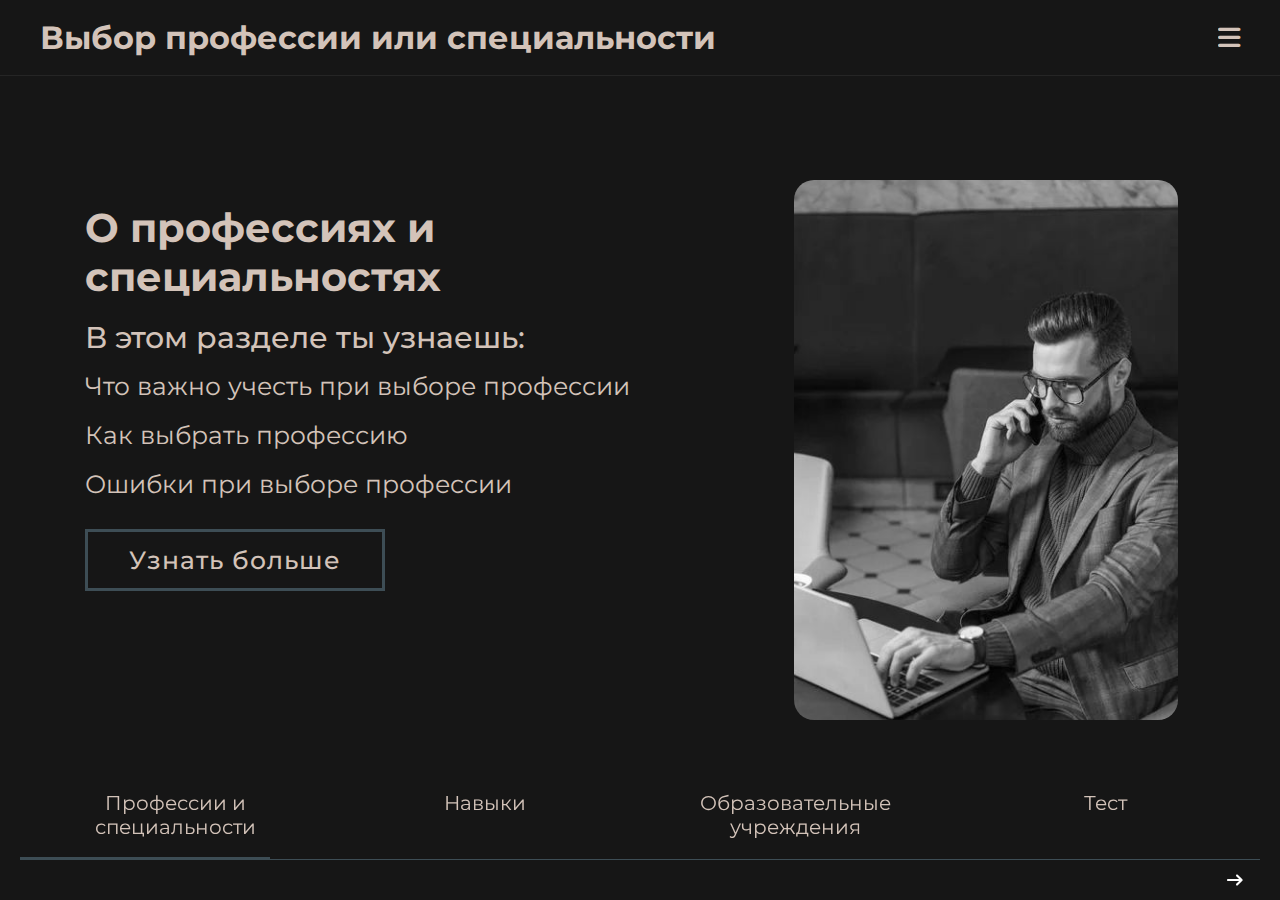
<file: index.html>
<!DOCTYPE html>
<html lang="en">
	<head>
		<meta charset="UTF-8" />
		<meta name="viewport" content="width=device-width, initial-scale=1.0" />
		<link rel="stylesheet" href="css/style.css" />
		<link rel="stylesheet" href="css/media.css" />
		<link rel="preconnect" href="https://fonts.googleapis.com" />
		<link rel="preconnect" href="https://fonts.gstatic.com" crossorigin />
		<link
			href="https://fonts.googleapis.com/css2?family=Montserrat:ital,wght@0,100..900;1,100..900&display=swap"
			rel="stylesheet"
		/>
		<link rel="icon" href="images/icon.jpg" type="image/x-icon" />
		<link
			rel="stylesheet"
			href="https://cdnjs.cloudflare.com/ajax/libs/font-awesome/6.7.2/css/all.min.css"
		/>
		<link
			rel="stylesheet"
			href="https://cdn.jsdelivr.net/npm/swiper@11/swiper-bundle.min.css"
		/>
		<link
			rel="stylesheet"
			href="https://fonts.googleapis.com/css2?family=Material+Symbols+Rounded:opsz,wght,FILL,GRAD@20..48,100..700,0..1,-50..200"
		/>
		<link
			rel="stylesheet"
			href="https://cdnjs.cloudflare.com/ajax/libs/font-awesome/6.7.2/css/all.min.css"
			integrity="sha512-Evv84Mr4kqVGRNSgIGL/F/aIDqQb7xQ2vcrdIwxfjThSH8CSR7PBEakCr51Ck+w+/U6swU2Im1vVX0SVk9ABhg=="
			crossorigin="anonymous"
			referrerpolicy="no-referrer"
		/>
		<title>Главная страница</title>
	</head>
	<body>
		<!--------- Шапка сайта ---------->
		<header class="header">
			<span>
				<a class="logo" href="index.html">Выбор профессии или специальности</a>
			</span>
			<nav class="navbar">
				<a href="professions.html">О профессиях и специальностях</a>
				<a href="skills.html">Навыки</a>
				<a href="university.html">Образовательные учреждения</a>
				<a href="test.html">Тест</a>
				<div class="nav-button">
					<i class="fa-solid fa-bars"></i>
				</div>
			</nav>
			<div class="nav-menu">
				<li><a href="index.html">Главная страница</a></li>
				<li><a href="professions.html">О профессиях и специальностях</a></li>
				<li><a href="skills.html">Навыки</a></li>
				<li><a href="university.html">Образовательные учреждения</a></li>
				<li><a href="test.html">Тест</a></li>
			</div>
		</header>
		<!-------- Основная часть страницы --------->
		<div class="main">
			<div class="slider swiper-wrapper">
				<!-- Первый слайд -->
				<div class="item swiper-slide">
					<div class="content">
						<h2 class="title">О профессиях и специальностях</h2>
							<ul>
								<li class='title_des'>В этом разделе ты узнаешь:</li>
								<li class='des_li'>Что важно учесть при выборе профессии</li>
								<li class='des_li'>Как выбрать профессию</li>
								<li class='des_li'>Ошибки при выборе профессии</li>
							</ul>
							<a href="" class="button"><span>Узнать больше</span></a>
						</p>
					</div>
				</div>
				<!-- Второй слайд -->
				<div class="item swiper-slide">
					<div class="content">
						<h2 class="title">Навыки</h2>
						<ul>
							<li class='title_des'>В этом разделе ты узнаешь:</li>
							<li class='des_li'>Почему навыки нужно развивать уже сейчас</li>
							<li class='des_li'>Какие навыки нужно развивать</li>
							<li class='des_li'>Как эти навыки развивать</li>
						</ul>
						<a href="" class="button"><span>Узнать больше</span></a>
					</div>
				</div>
				<!-- Третий слайд -->
				<div class="item swiper-slide">
					<div class="content">
						<h2 class="title">Образовательные учреждения</h2>
						<ul>
							<li class='title_des'>В этом разделе ты узнаешь:</li>
							<li class='des_li'>Как выбрать ВУЗ</li>
							<li class='des_li'>Подготовка к поступлению в ВУЗ</li>
							<li class='des_li'>Топ 7-профессий на будущее</li>
						</ul>
						<a href="" class="button"><span>Узнать больше</span></a>
					</div>
				</div>
				<!-- Четвертый слайд -->
				<div class="item swiper-slide">
					<div class="content">
						<h2 class="title">Тест</h2>
						<ul>
							<li class='title_des'>В этом разделе ты узнаешь:</li>
							<li class='des_li'>Что такое профориентация</li>
							<li class='des_li'>В чем польза теста на профориентацию</li>
							<li class='des_li'>Предварительную профессию</li>
						</ul>
						<a href="" class="button"><span>Узнать больше</span></a>
					</div>
				</div>
			</div>
			<div class="controls">
				<ul class="pagination">
					<div class="indicator"></div>
					<li class="tab">Профессии и специальности</li>
					<li class="tab">Навыки</li>
					<li class="tab">Образовательные учреждения</li>
					<li class="tab">Тест</li>
				</ul>
			</div>
			<div class="slider-nav">
				<button id="slider-prev" class="material-symbols-rounded">
					arrow_left_alt
				</button>
				<button id="slider-next" class="material-symbols-rounded">
					arrow_right_alt
				</button>
			</div>
		</div>

		<script src="https://cdn.jsdelivr.net/npm/swiper@11/swiper-bundle.min.js"></script>
		<script src="main.js"></script>
	</body>
</html>
</file>
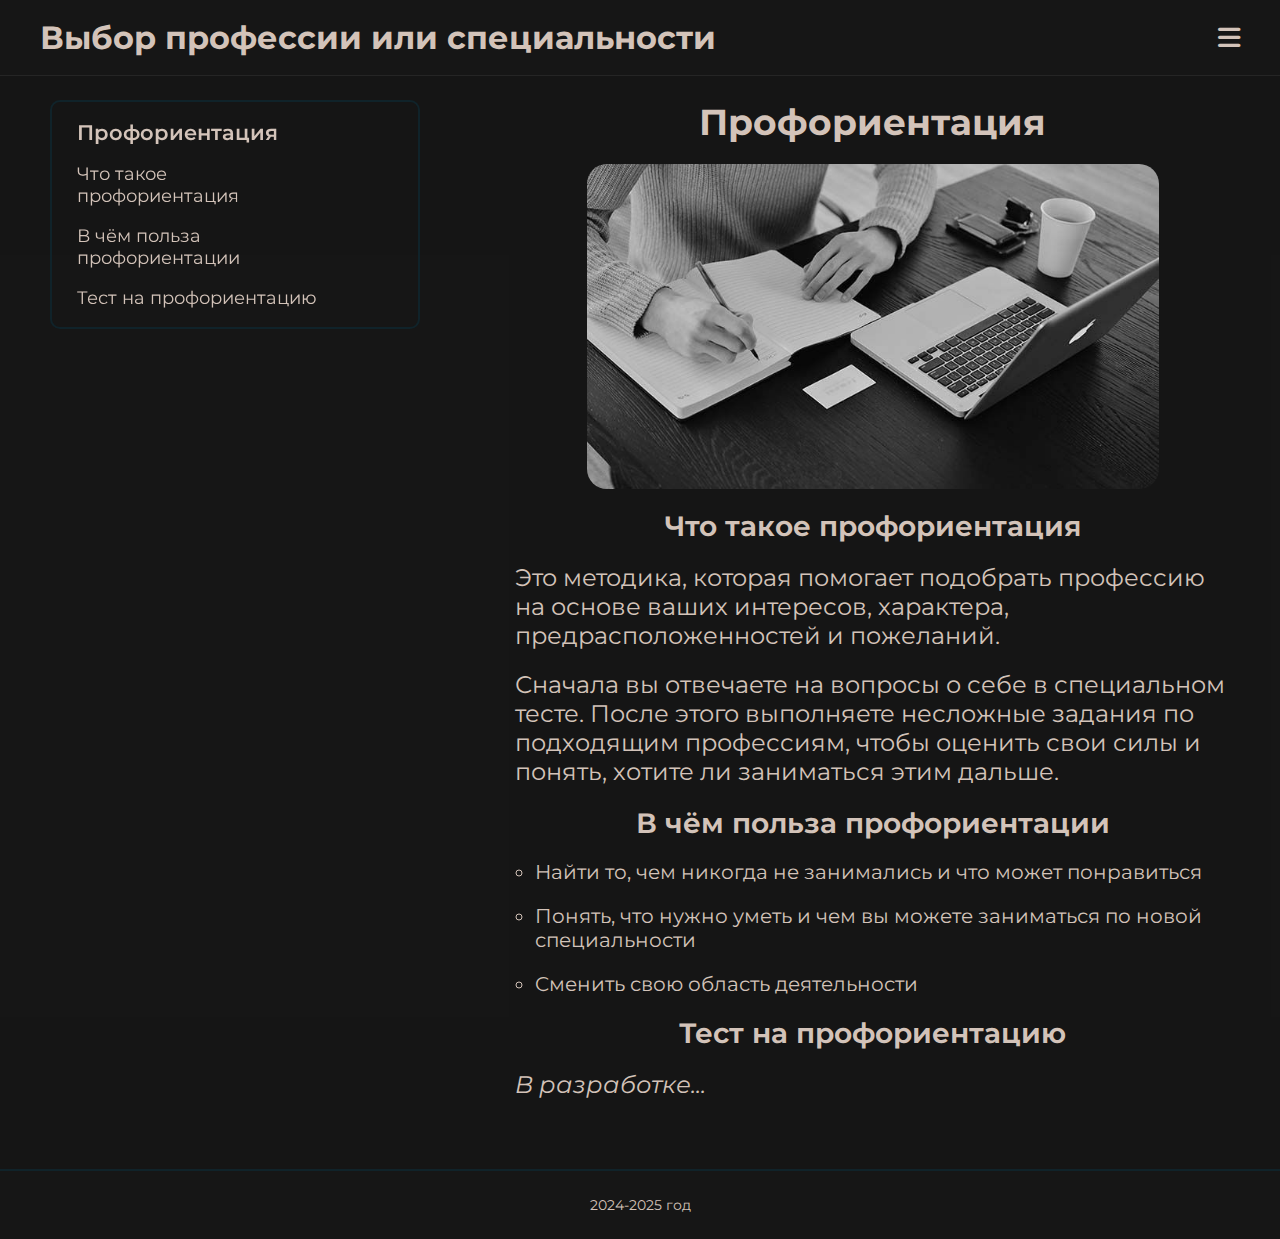
<file: test.html>
<!DOCTYPE html>
<html lang="en">
	<head>
		<meta charset="UTF-8" />
		<meta name="viewport" content="width=device-width, initial-scale=1.0" />
		<link rel="stylesheet" href="css/style.css" />
		<link rel="stylesheet" href="css/media.css" />
		<link rel="preconnect" href="https://fonts.googleapis.com" />
		<link rel="preconnect" href="https://fonts.gstatic.com" crossorigin />
		<link
			href="https://fonts.googleapis.com/css2?family=Montserrat:ital,wght@0,100..900;1,100..900&display=swap"
			rel="stylesheet"
		/>
		<link rel="icon" href="images/icon.jpg" type="image/x-icon" />
		<link
			rel="stylesheet"
			href="https://cdnjs.cloudflare.com/ajax/libs/font-awesome/6.7.2/css/all.min.css"
		/>
		<link
			rel="stylesheet"
			href="https://cdn.jsdelivr.net/npm/swiper@11/swiper-bundle.min.css"
		/>
		<link
			rel="stylesheet"
			href="https://fonts.googleapis.com/css2?family=Material+Symbols+Rounded:opsz,wght,FILL,GRAD@20..48,100..700,0..1,-50..200"
		/>
		<link
			rel="stylesheet"
			href="https://cdnjs.cloudflare.com/ajax/libs/font-awesome/6.7.2/css/all.min.css"
			integrity="sha512-Evv84Mr4kqVGRNSgIGL/F/aIDqQb7xQ2vcrdIwxfjThSH8CSR7PBEakCr51Ck+w+/U6swU2Im1vVX0SVk9ABhg=="
			crossorigin="anonymous"
			referrerpolicy="no-referrer"
		/>
		<title>Тест</title>
	</head>
	<body>
		<!--------- Шапка сайта ---------->
		<div class="header">
			<span>
				<a class="logo" href="index.html">Выбор профессии или специальности</a>
			</span>
			<nav class="navbar">
				<a href="professions.html">О профессиях и специальностях</a>
				<a href="skills.html">Навыки</a>
				<a href="university.html">Образовательные учреждения</a>
				<a href="test.html">Тест</a>
				<div class="nav-button">
					<i class="fa-solid fa-bars"></i>
				</div>
			</nav>
			<div class="nav-menu">
				<li><a href="index.html">Главная страница</a></li>
				<li><a href="professions.html">О профессиях и специальностях</a></li>
				<li><a href="skills.html">Навыки</a></li>
				<li><a href="university.html">Образовательные учреждения</a></li>
				<li><a href="test.html">Тест</a></li>
			</div>
		</div>
		<!-------- Основная часть страницы --------->
		<div class="main-html">
			<div class="nav-main">
				<div class="nav-content">
					<ul class="long-nav-menu">
						<li class="nav-title">Профориентация</li>
						<li>
							<a href="#whatproforientaciya">Что такое профориентация</a>
						</li>
						<li><a href="#polza">В чём польза профориентации</a></li>
						<li><a href="#test">Тест на профориентацию</a></li>
					</ul>
				</div>
			</div>
			<div class="wrapper-main">
				<div class="content">
					<h1>Профориентация</h1>
					<img
						id="whatskills"
						class="skills-img"
						src="/images/test.jpg"
						alt="skills img"
					/>
					<p class="title-main">Что такое профориентация</p>
					<p id="whatproforientaciya">
						Это методика, которая помогает подобрать профессию на основе ваших
						интересов, характера, предрасположенностей и пожеланий.
					</p>
					<p>
						Сначала вы отвечаете на вопросы о себе в специальном тесте. После
						этого выполняете несложные задания по подходящим профессиям, чтобы
						оценить свои силы и понять, хотите ли заниматься этим дальше.
					</p>
					<p id="polza" class="title-main">В чём польза профориентации</p>
					<ul class="list">
						<li>Найти то, чем никогда не занимались и что может понравиться</li>
						<li>
							Понять, что нужно уметь и чем вы можете заниматься по новой
							специальности
						</li>
						<li>Cменить свою область деятельности</li>
					</ul>
					<p id="test" class="title-main">Тест на профориентацию</p>
					<p class="soon">В разработке...</p>
				</div>
			</div>
		</div>

		<footer class="footer"><span>2024-2025 год</span></footer>
		<script src="main.js"></script>
	</body>
</html>
</file>
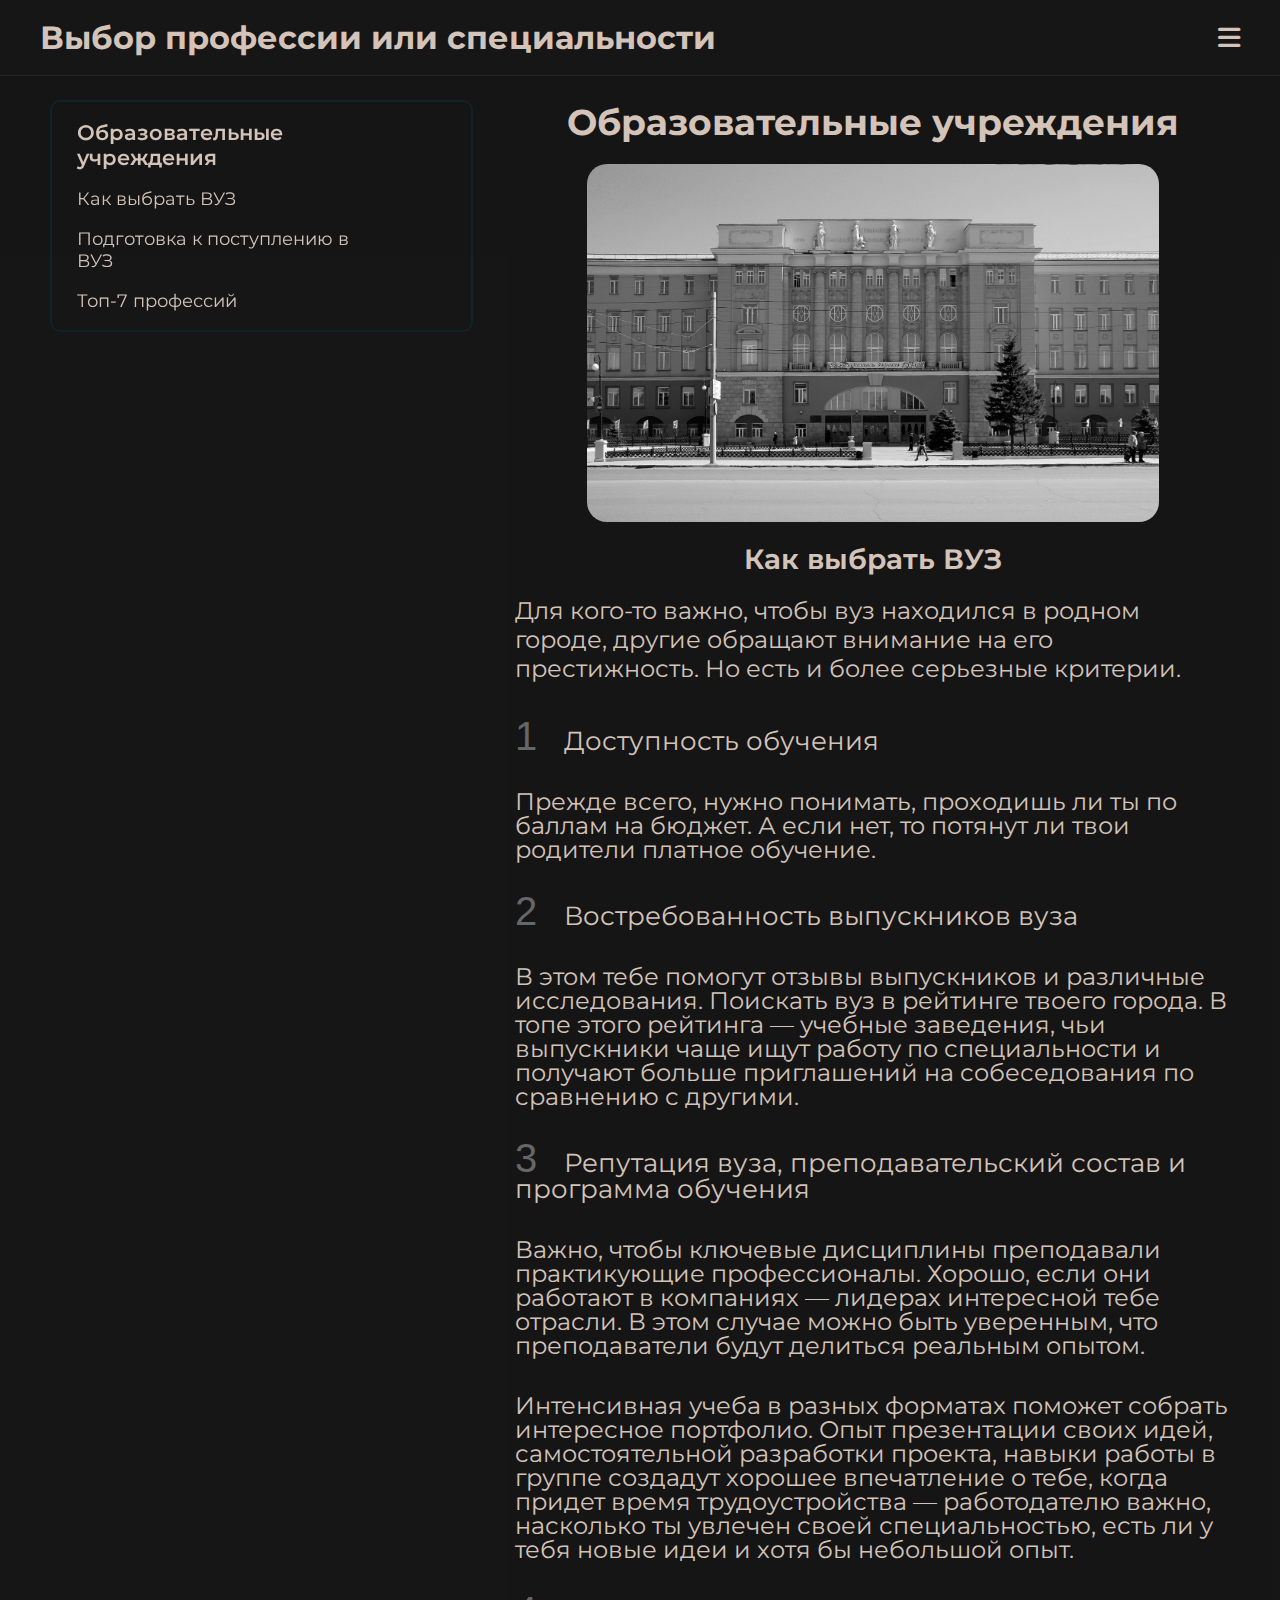
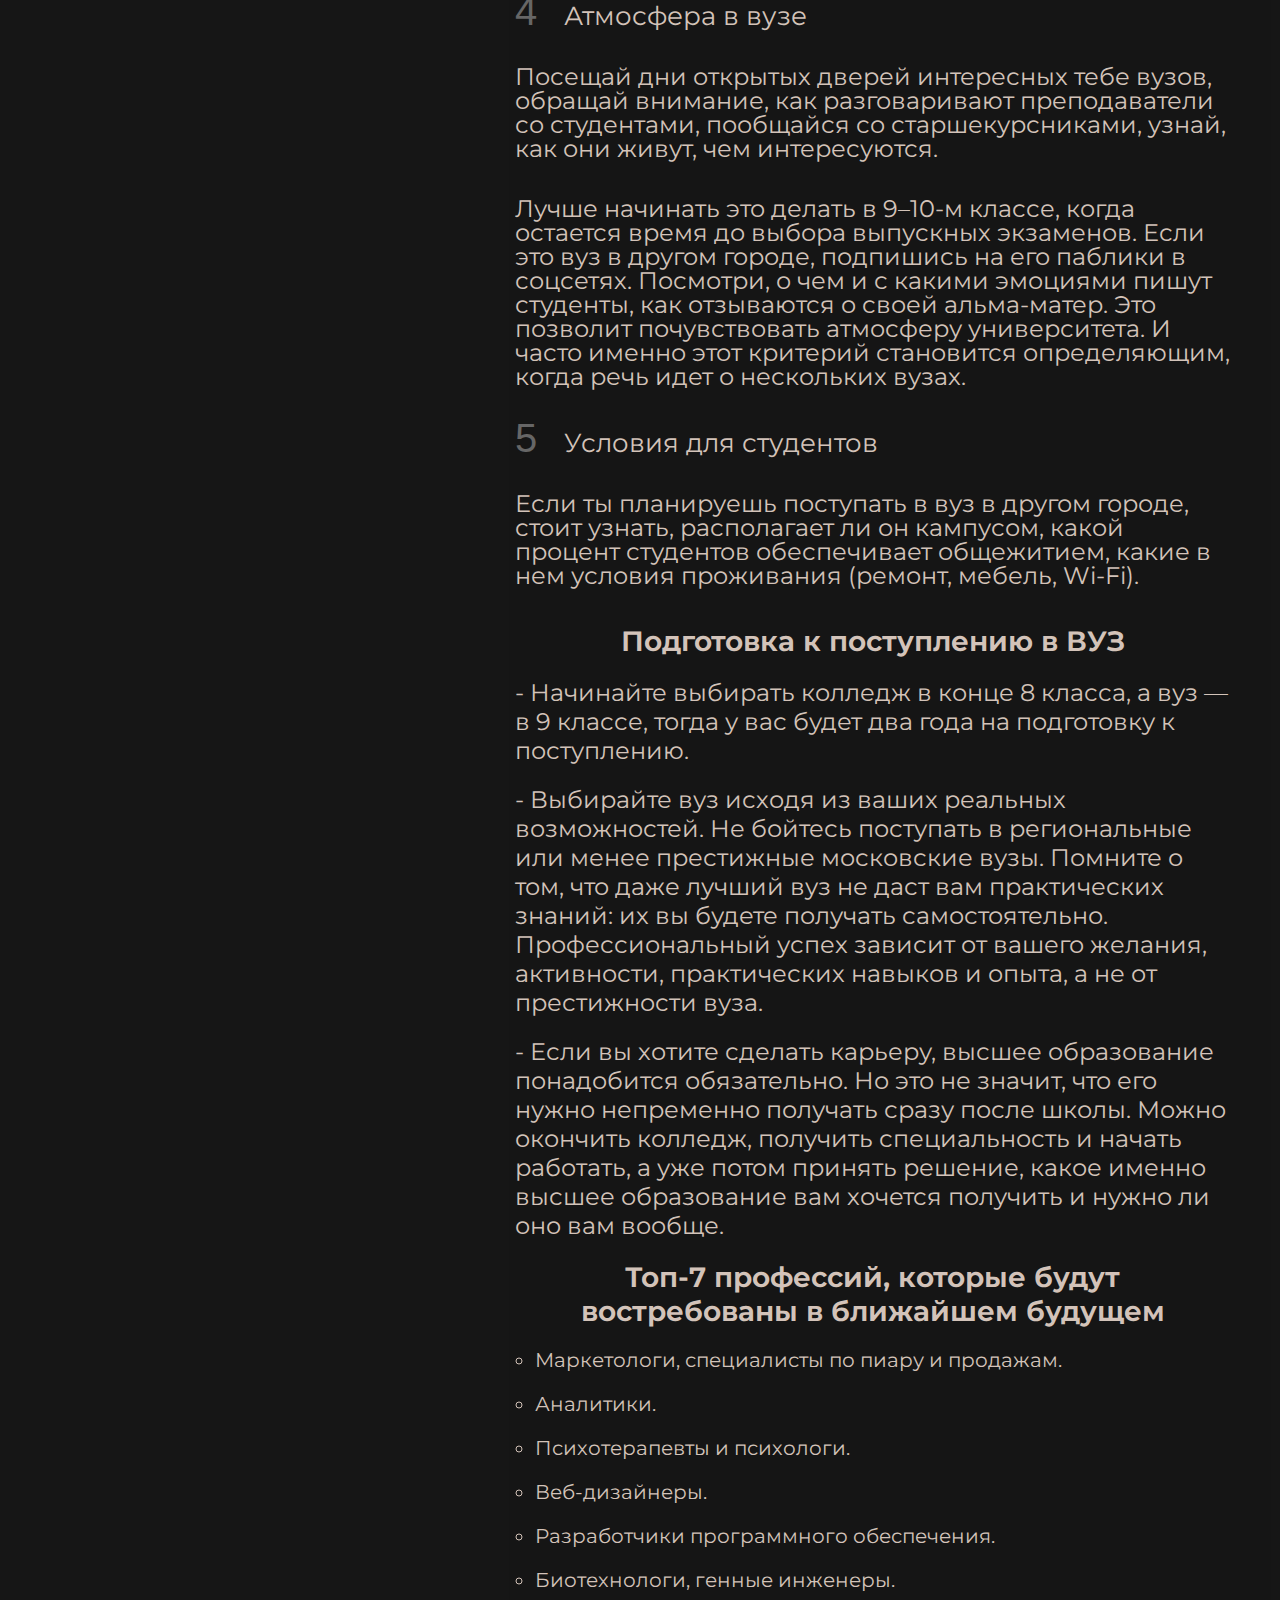
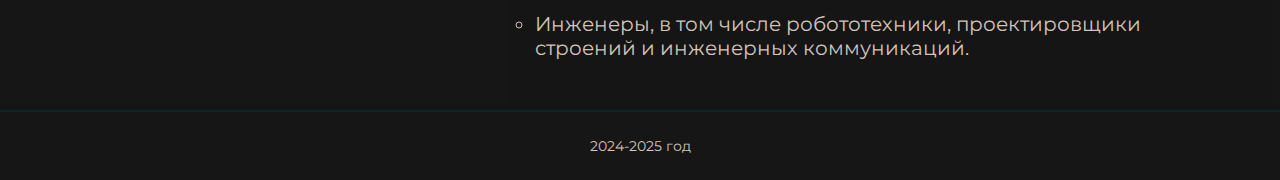
<file: university.html>
<!DOCTYPE html>
<html lang="en">
	<head>
		<meta charset="UTF-8" />
		<meta name="viewport" content="width=device-width, initial-scale=1.0" />
		<link rel="stylesheet" href="css/style.css" />
		<link rel="stylesheet" href="css/media.css" />
		<link rel="preconnect" href="https://fonts.googleapis.com" />
		<link rel="preconnect" href="https://fonts.gstatic.com" crossorigin />
		<link
			href="https://fonts.googleapis.com/css2?family=Montserrat:ital,wght@0,100..900;1,100..900&display=swap"
			rel="stylesheet"
		/>
		<link rel="icon" href="images/icon.jpg" type="image/x-icon" />
		<link
			rel="stylesheet"
			href="https://cdnjs.cloudflare.com/ajax/libs/font-awesome/6.7.2/css/all.min.css"
		/>
		<link
			rel="stylesheet"
			href="https://cdn.jsdelivr.net/npm/swiper@11/swiper-bundle.min.css"
		/>
		<link
			rel="stylesheet"
			href="https://fonts.googleapis.com/css2?family=Material+Symbols+Rounded:opsz,wght,FILL,GRAD@20..48,100..700,0..1,-50..200"
		/>
		<link
			rel="stylesheet"
			href="https://cdnjs.cloudflare.com/ajax/libs/font-awesome/6.7.2/css/all.min.css"
			integrity="sha512-Evv84Mr4kqVGRNSgIGL/F/aIDqQb7xQ2vcrdIwxfjThSH8CSR7PBEakCr51Ck+w+/U6swU2Im1vVX0SVk9ABhg=="
			crossorigin="anonymous"
			referrerpolicy="no-referrer"
		/>
		<title>Образовательные учреждения</title>
	</head>
	<body>
		<!--------- Шапка сайта ---------->
		<div class="header">
			<span>
				<a class="logo" href="index.html">Выбор профессии или специальности</a>
			</span>
			<nav class="navbar">
				<a href="professions.html">О профессиях и специальностях</a>
				<a href="skills.html">Навыки</a>
				<a href="university.html">Образовательные учреждения</a>
				<a href="test.html">Тест</a>
				<div class="nav-button">
					<i class="fa-solid fa-bars"></i>
				</div>
			</nav>
			<div class="nav-menu">
				<li><a href="index.html">Главная страница</a></li>
				<li><a href="professions.html">О профессиях и специальностях</a></li>
				<li><a href="skills.html">Навыки</a></li>
				<li><a href="university.html">Образовательные учреждения</a></li>
				<li><a href="test.html">Тест</a></li>
			</div>
		</div>
		<!-------- Основная часть страницы --------->
		<div class="main-html">
			<div class="nav-main">
				<div class="nav-content">
					<ul class="long-nav-menu">
						<li class="nav-title">Образовательные учреждения</li>
						<li>
							<a href="#howchange"> Как выбрать ВУЗ</a>
						</li>
						<li>
							<a href="#vuz">Подготовка к поступлению в ВУЗ</a>
						</li>
						<li>
							<a href="#topseven">Топ-7 профессий</a>
						</li>
					</ul>
				</div>
			</div>
			<div class="wrapper-main">
				<div class="content">
					<h1>Образовательные учреждения</h1>
					<img id="howchange" src="/images/univer.jpg" alt="skills img" />
					<p class="title-main">Как выбрать ВУЗ</p>
					<p>
						Для кого-то важно, чтобы вуз находился в родном городе, другие
						обращают внимание на его престижность. Но есть и более серьезные
						критерии.
					</p>
					<ul class="large">
						<li>
							Доступность обучения
							<p>
								Прежде всего, нужно понимать, проходишь ли ты по баллам на
								бюджет. А если нет, то потянут ли твои родители платное
								обучение.
							</p>
						</li>
						<li>
							Востребованность выпускников вуза
							<p>
								В этом тебе помогут отзывы выпускников и различные исследования.
								Поискать вуз в рейтинге твоего города. В топе этого рейтинга —
								учебные заведения, чьи выпускники чаще ищут работу по
								специальности и получают больше приглашений на собеседования по
								сравнению с другими.
							</p>
						</li>
						<li>
							Репутация вуза, преподавательский состав и программа обучения
							<p>
								Важно, чтобы ключевые дисциплины преподавали практикующие
								профессионалы. Хорошо, если они работают в компаниях — лидерах
								интересной тебе отрасли. В этом случае можно быть уверенным, что
								преподаватели будут делиться реальным опытом.
							</p>
							<p>
								Интенсивная учеба в разных форматах поможет собрать интересное
								портфолио. Опыт презентации своих идей, самостоятельной
								разработки проекта, навыки работы в группе создадут хорошее
								впечатление о тебе, когда придет время трудоустройства —
								работодателю важно, насколько ты увлечен своей специальностью,
								есть ли у тебя новые идеи и хотя бы небольшой опыт.
							</p>
						</li>
						<li>
							Атмосфера в вузе
							<p>
								Посещай дни открытых дверей интересных тебе вузов, обращай
								внимание, как разговаривают преподаватели со студентами,
								пообщайся со старшекурсниками, узнай, как они живут, чем
								интересуются.
							</p>
							<p>
								Лучше начинать это делать в 9–10-м классе, когда остается время
								до выбора выпускных экзаменов. Если это вуз в другом городе,
								подпишись на его паблики в соцсетях. Посмотри, о чем и с какими
								эмоциями пишут студенты, как отзываются о своей альма-матер. Это
								позволит почувствовать атмосферу университета. И часто именно
								этот критерий становится определяющим, когда речь идет о
								нескольких вузах.
							</p>
						</li>
						<li>
							Условия для студентов
							<p id="vuz">
								Если ты планируешь поступать в вуз в другом городе, стоит
								узнать, располагает ли он кампусом, какой процент студентов
								обеспечивает общежитием, какие в нем условия проживания (ремонт,
								мебель, Wi-Fi).
							</p>
						</li>
					</ul>
					<p class="title-main">Подготовка к поступлению в ВУЗ</p>
					<p>
						- Начинайте выбирать колледж в конце 8 класса, а вуз — в 9 классе,
						тогда у вас будет два года на подготовку к поступлению.
					</p>
					<p>
						- Выбирайте вуз исходя из ваших реальных возможностей. Не бойтесь
						поступать в региональные или менее престижные московские вузы.
						Помните о том, что даже лучший вуз не даст вам практических знаний:
						их вы будете получать самостоятельно. Профессиональный успех зависит
						от вашего желания, активности, практических навыков и опыта, а не от
						престижности вуза.
					</p>
					<p id="topseven">
						- Если вы хотите сделать карьеру, высшее образование понадобится
						обязательно. Но это не значит, что его нужно непременно получать
						сразу после школы. Можно окончить колледж, получить специальность и
						начать работать, а уже потом принять решение, какое именно высшее
						образование вам хочется получить и нужно ли оно вам вообще.
					</p>
					<p class="title-main">
						Топ-7 профессий, которые будут востребованы в ближайшем будущем
					</p>
					<ul class="list">
						<li>Маркетологи, специалисты по пиару и продажам.</li>
						<li>Аналитики.</li>
						<li>Психотерапевты и психологи.</li>
						<li>Веб-дизайнеры.</li>
						<li>Разработчики программного обеспечения.</li>
						<li>Биотехнологи, генные инженеры.</li>
						<li>
							Инженеры, в том числе робототехники, проектировщики строений и
							инженерных коммуникаций.
						</li>
					</ul>
				</div>
			</div>
		</div>

		<footer class="footer"><span>2024-2025 год</span></footer>

		<script src="main.js"></script>
	</body>
</html>
</file>
<file: css/style.css>
/* ----------- General setting -----------*/

* {
	box-sizing: border-box;
	margin: 0;
	padding: 0;
	text-decoration: none;
	list-style: none;
}

.main {
	position: relative;
	width: 100%;
	height: 100%;
	overflow: hidden;
}

body {
	font-family: 'Montserrat', sans-serif;
	font-size: 18px;
	background-color: #161616;
}

/* ----------- Header setting -----------*/

/* test */

.title_des {
	margin-top: 18px;
	font-size: 30px;
	font-weight: 500;
	margin-bottom: 15px;
}

.des_li {
	font-size: 25px;
	margin-bottom: 19px;
}

.header {
	position: fixed;
	top: 0;
	left: 0;
	width: 100%;
	padding: 18px 40px;
	display: flex;
	justify-content: space-between;
	align-items: center;
	z-index: 100;
	background-color: #161616;
	border-bottom: 1px solid #252525;
}

.logo:visited {
	color: #d3c3b9;
}

.logo {
	font-size: 32px;
	color: #d3c3b9;
	font-weight: 700;
}

.navbar a {
	position: relative;
	color: #d3c3b9;
	font-weight: 500;
	margin-left: 30px;
}

.navbar a:visited {
	color: #d3c3b9;
}

.navbar a::before {
	content: '';
	position: absolute;
	top: 100%;
	left: 0;
	width: 0;
	height: 2px;
	background: #a79e9c;
	transition: 0.3s;
}

.navbar a:hover::before {
	width: 100%;
}

.navbar .nav-button {
	color: #d3c3b9;
	font-size: 1.6rem;
	cursor: pointer;
	display: none;
}

.nav-menu {
	display: none;
	position: absolute;
	right: 2rem;
	height: 0;
	top: 60px;
	width: 400px;
	background: rgba(255, 255, 255, 0.1);
	backdrop-filter: blur(15px);
	border-radius: 10px;
	overflow: hidden;
	transition: height 0.2s cubic-bezier(0.175, 0.885, 0.32, 1.275);
}

.nav-menu li {
	padding: 0.7rem;
	display: flex;
	align-items: center;
	justify-content: center;
}

.nav-menu a {
	color: #d3c3b9;
}

.nav-menu.open {
	height: 240px;
}

/* ----------- Main setting (slider) (index.html)-----------*/

.slider .item {
	position: relative;
	width: 100%;
	height: 100vh;
	display: flex;
	align-items: center;
}

.slider .item::before {
	position: absolute;
	content: '';
	right: 8%;
	top: 24%;
	width: 22%;
	height: 60%;
	border-radius: 20px;
	background-image: url('../images/1\ img.jpg');
	background-size: cover;
	background-position: center;
}

.slider .item:nth-child(2):before {
	background-image: url('../images/2\ img.jpg');
}

.slider .item:nth-child(3):before {
	background-image: url('../images/4\ img.jpg');
}

.slider .item:nth-child(4):before {
	background-image: url('../images/3\ img.jpg');
}

.slider .item .content {
	background-color: #161616;
	color: #d3c3b9;
	z-index: 99999;
	width: 60%;
	height: 31%;
	margin-left: 65px;
	padding: 0 20px 10px;
	max-width: 1200px;
	position: relative;
}

.slider .item .content > * {
	max-width: 90%;
}

.item .content .title {
	font-size: 45px;
	font-weight: 700;
}

.item .content .description {
	font-size: 30px;
	margin-top: 40px;
	font-weight: 600;
}

.item .content .button {
	color: #d3c3b9;
	display: block;
	margin-top: 30px;
	width: 300px;
	padding: 13px 0;
	font-size: 25px;
	font-weight: 500;
	text-align: center;
	letter-spacing: 1px;
	border: 3px solid #3d4d55;
	transition: 0.5s ease;
}

.item .content .button:hover {
	color: #d3d3d3;
	background: #3d4d55;
}

.nav-button {
	margin-left: 20px;
}

/* ----------- Main setting (Pagination/indicator) (index.html)-----------*/

.main .controls {
	width: 100%;
	position: absolute;
	bottom: 40px;
	z-index: 9999999;
	overflow-x: auto;
	scrollbar-width: none;
}

.controls .pagination {
	display: flex;
	margin: 0 auto;
	padding: 0 20px;
	max-width: 1800px;
	list-style: none;
	justify-content: space-between;
}

.pagination .tab {
	color: #d3c3b9;
	text-align: center;
	cursor: pointer;
	font-size: 0.85rem;
	padding: 20px 40px;
	width: 100%;
	font-size: 20px;
	border-bottom: 1px solid #3d4d55;
}

.pagination .indicator {
	position: absolute;
	bottom: 0;
	width: 381px;
	border-bottom: 3px solid #3d4d55;
	transition: 0.4s ease-in-out;
}

/* ----------- Main setting (sliver-nav) (index.html)-----------*/

.slider-nav button {
	position: absolute;
	top: 50%;
	height: 50px;
	width: 50px;
	cursor: pointer;
	z-index: 999999999;
	color: #fff;
	border: none;
	background: #10232a;
	transform: translateY(-50%);
	transition: 0.4s ease;
}

.slider-nav button.swiper-button-disabled {
	display: none;
}

.slider-nav button:hover {
	background: #0e1e24;
}

.slider-nav button#slider-prev {
	left: 11px;
}

.slider-nav button#slider-next {
	right: 20px;
}

/* ----------- Main setting (Главная страница) (professions.html)-----------*/

.main-html {
	padding: 50px;
	margin-top: 50px;
	width: 100%;
	height: auto;
	background-color: #1111;
	display: flex;
	align-items: flex-start;
}

/* ----------- Настройка навигации страницы (professions.html) -----------*/

.nav-main {
	color: #d3c3b9;
	border-radius: 10px;
	position: fixed;
	height: 100vh;
}

.nav-content {
	width: 88%;
	color: #d3c3b9;
	border: 2px solid #10232a;
	border-radius: 10px;
	display: inline-block;
}

.nav-main ul > li > a {
	color: #d3c3b9;
}

.nav-main ul > li {
	margin: 18px 25px;
}

.nav-main ul > li > a:visited {
	color: #d3c3b9;
}

.nav-main ul > li > a:hover {
	color: #8a7f78;
	transition: 0.3s ease;
}

.nav-title {
	text-align: left;
	font-weight: 600;
	font-size: 21px;
}

.long-nav-menu {
	margin-right: 75px;
}

/* ----------- Настройка информационного блока страницы -----------*/

.wrapper-main {
	flex-grow: 1;
	width: 70%;
	color: #d3c3b9;
	margin-left: 465px;
}

.wrapper-main img {
	width: 80%;
	height: auto;
	display: block;
	border-radius: 20px;
	margin: 0 auto;
	margin-bottom: 20px;
}

.content h1 {
	text-align: center;
	margin-bottom: 20px;
}

.content p {
	margin-top: 20px;
	margin-bottom: 20px;
	font-size: 24px;
}

.content .title-main {
	text-align: center;
	font-size: 28px;
	margin-bottom: 35px 0;
	font-weight: 650;
}

.text-important {
	margin: 40px 0;
	border: 4px solid #10232a;
	padding: 20px;
}

.name-img {
	font-size: 15px;
	margin-left: 126px;
	margin-bottom: 30px;
}

ul.list {
	font-size: 20px;
	margin-left: 20px;
}

ul.list > li > p {
	font-size: 20px;
}

ul.list > li {
	margin-top: 20px;
	list-style-type: circle;
}

p.pericene {
	font-size: 25px;
	margin-bottom: 20px;
	font-weight: 550;
}

ul.large {
	counter-reset: list-counter;
	list-style: none;
	float: left;
}
ul.large li {
	font-size: 26px;
	margin: 20px 0;
	line-height: 1em;
}

ul.large li:before {
	content: counter(list-counter);
	counter-increment: list-counter;
	font-family: arial;
	color: #666;
	font: bold;
	font-size: 40px;
	margin-right: 0.5em;
}

ul.large li > p {
	font-size: 24px;
	margin: 1.5em 0;
	line-height: 1em;
}
.footer {
	border-top: 2px solid #10232a;
	padding: 25px;
	text-align: center;
	color: #d3c3b9;
	font-size: 14px;
}

.soon {
	font-style: italic;
}
</file>
<file: css/media.css>
/* ----------- Адаптив главной страницы-----------*/

@media (max-width: 1645px) {
	.navbar a {
		display: none;
	}
	.navbar .nav-button {
		display: block;
	}

	.nav-menu {
		display: block;
	}
}

@media (max-width: 810px) {
	.header {
		padding: 12px 22px;
	}
	.logo {
		font-size: 22px;
	}

	.open {
		top: 85%;
	}

	.nav-menu {
		left: 2rem;
		width: unset;
	}
}

@media (max-width: 1561px) {
	.slider .item .content {
		background-color: #161616;
		height: 55%;
	}

	.slider .item::before {
		top: 20%;
	}
}

@media (max-width: 1400px) {
	.item .content .title {
		font-size: 40px;
		font-weight: 700;
	}

	.item .content .description {
		font-size: 27px;
		margin-top: 20px;
		font-weight: 600;
	}

	.item .content .button {
		font-size: 25px;
	}

	.slider .item::before {
		width: 30%;
		z-index: 99999999999;
	}

	.slider-nav button {
		top: unset;
		bottom: -30px;
		background: none;
	}

	.slider-nav button:hover {
		background: none;
	}

	.pagination .indicator {
		width: 250px;
	}
}

@media (max-width: 870px) {
	.slider .item::before {
		display: none;
	}

	.slider .item .content {
		width: 100%;
	}

	.item .content .title {
		font-size: 40px;
		font-weight: 700;
	}

	.item .content .description {
		font-size: 32px;
		margin-top: 20px;
		font-weight: 600;
	}

	.item .content .button {
		font-size: 28px;
		margin-top: 14px;
	}
}

@media (max-width: 713px) {
	.slider .item .content {
		bottom: 10%;
	}
	.item .content .title {
		font-size: 35px;
		font-weight: 700;
	}

	.item .content .description {
		font-size: 28px;
		margin-top: 20px;
		font-weight: 600;
	}

	.item .content .button {
		font-size: 25px;
	}
}
</file>
